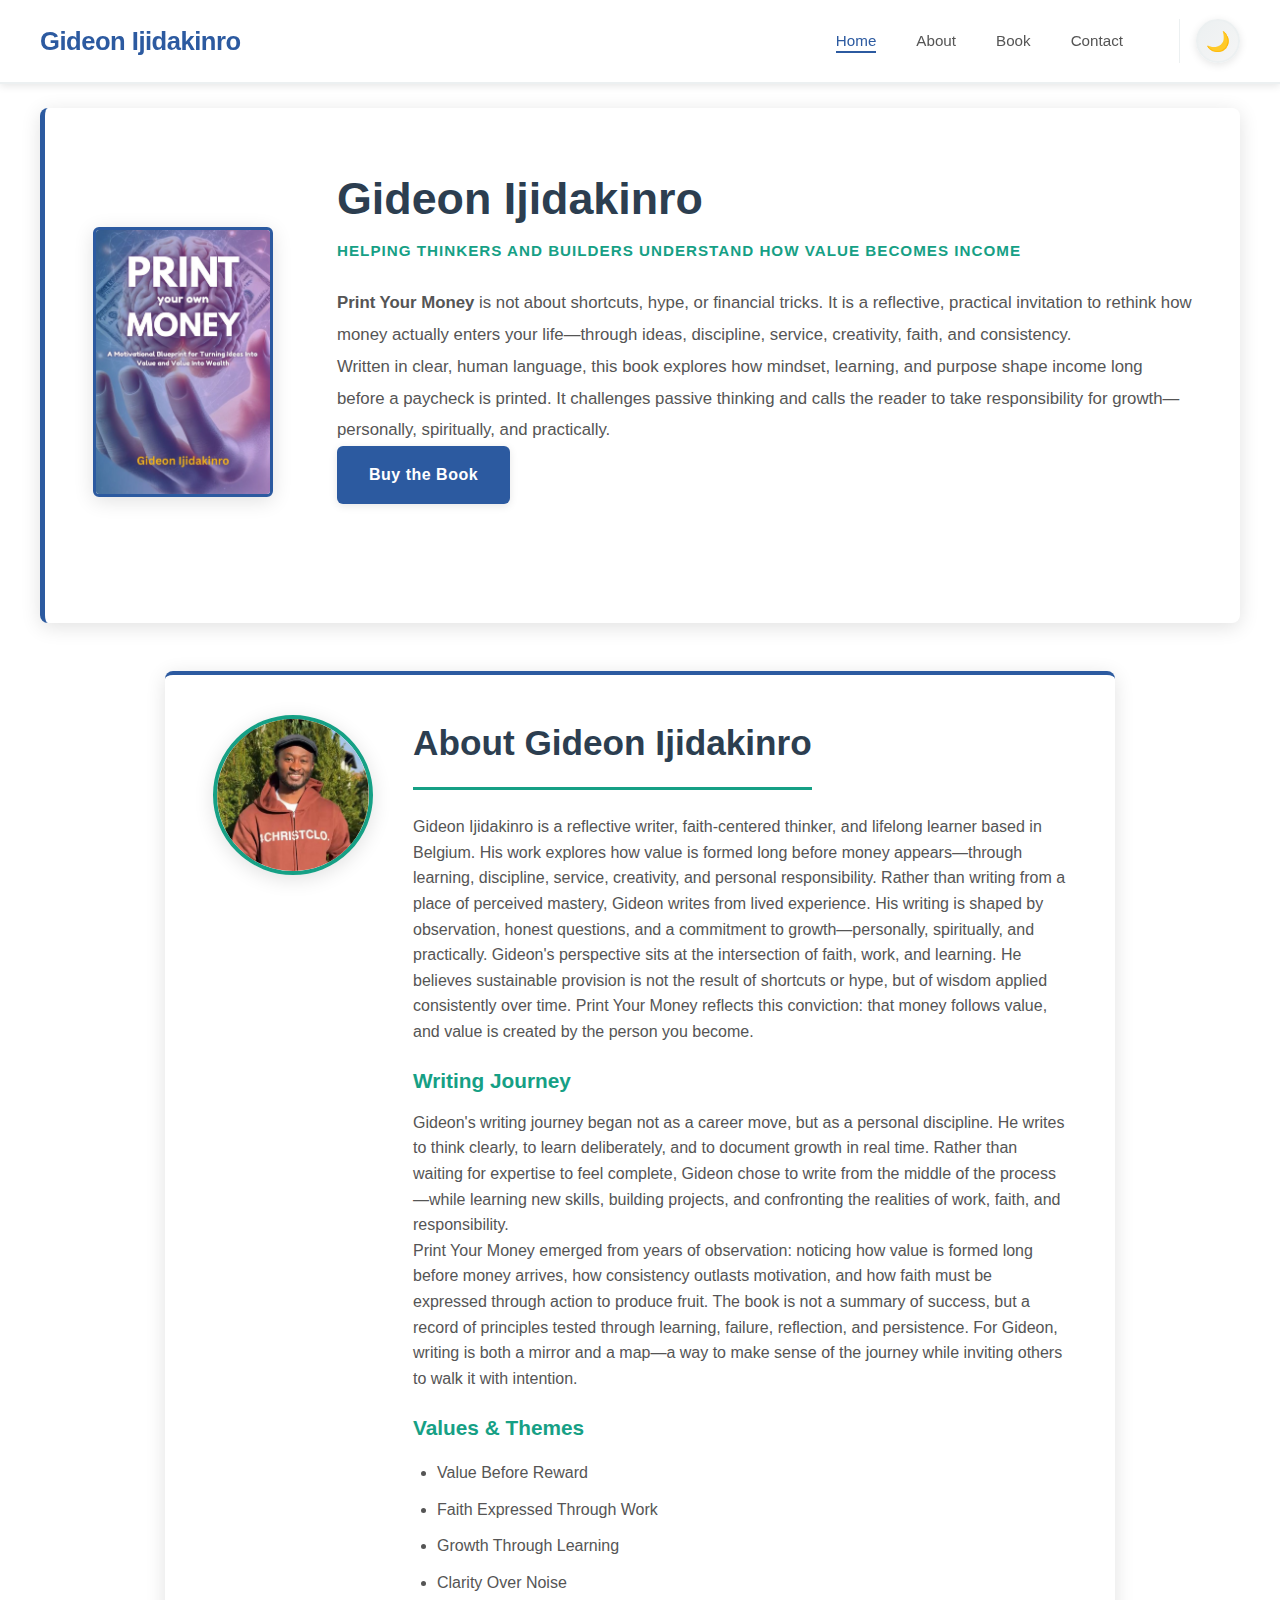
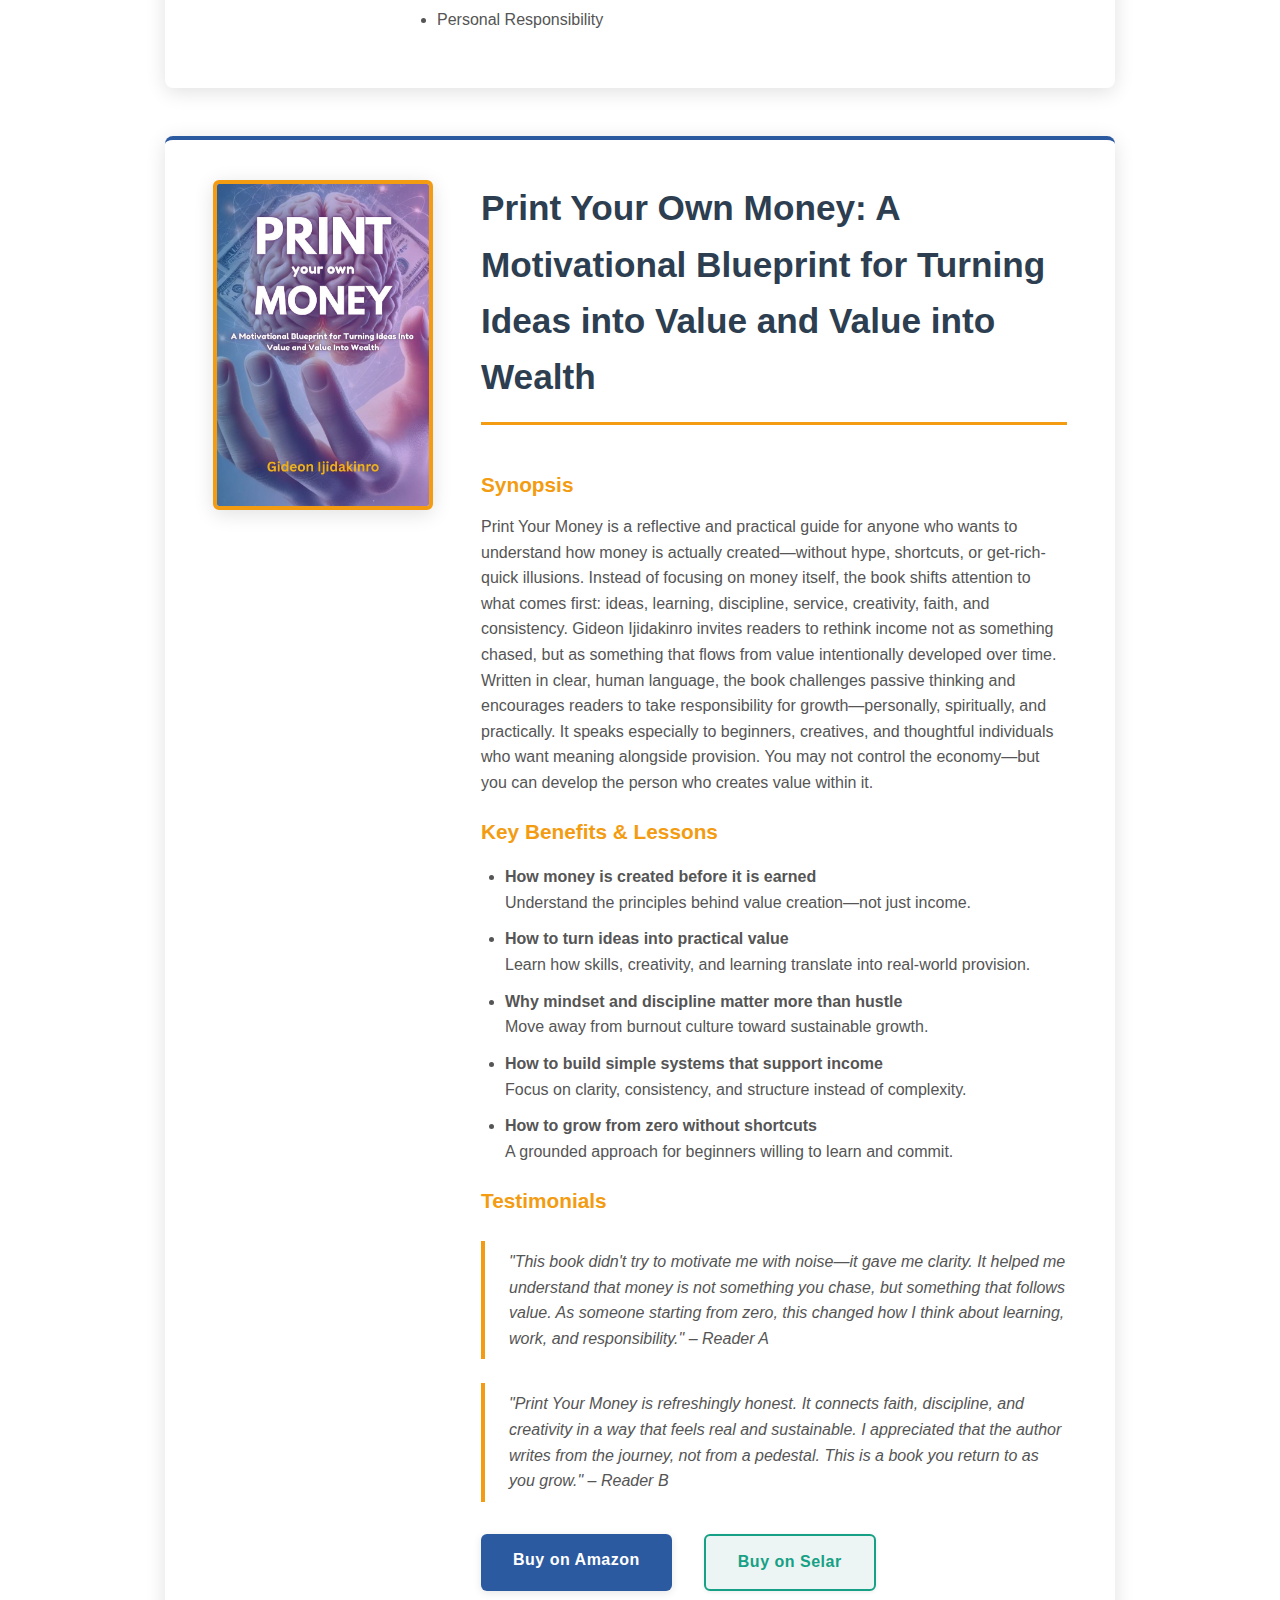
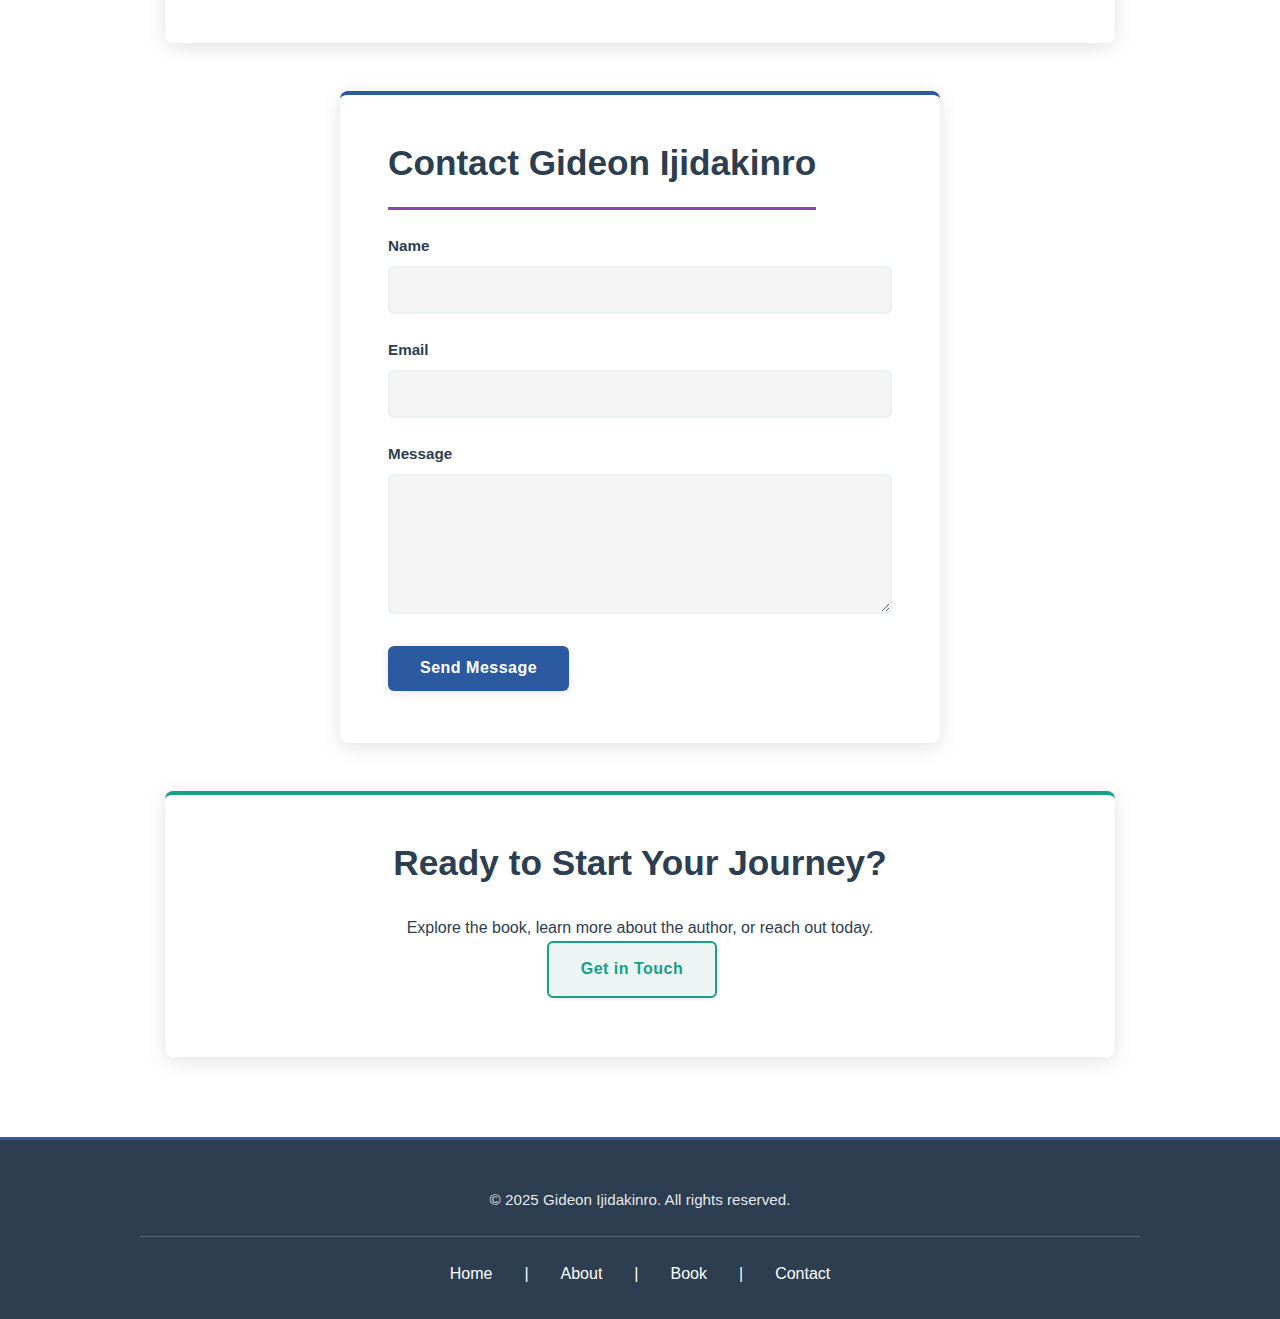
<file: index.html>
<!-- /author-website/index.html -->
<!doctype html>
<html lang="en">
  <head>
    <meta charset="UTF-8" />
    <title>Gideon Ijidakinro | Author & Book</title>
    <meta
      name="description"
      content="Discover Gideon Ijidakinro's latest book. Professional author website with book details, biography, and contact form."
    />
    <meta name="viewport" content="width=device-width, initial-scale=1.0" />
    <link rel="stylesheet" href="css/style.css" />
  </head>
  <body>
    <!-- Navigation Bar -->
    <header>
      <nav class="navbar">
        <a href="#home" class="nav-logo">Gideon Ijidakinro</a>
        <div class="hamburger" id="hamburger">
          <span></span>
          <span></span>
          <span></span>
        </div>
        <ul class="nav-links" id="navLinks">
          <li><a href="#home" class="active">Home</a></li>
          <li><a href="#about">About</a></li>
          <li><a href="#book">Book</a></li>
          <li><a href="#contact">Contact</a></li>
          <li class="dark-mode-toggle">
            <button
              id="darkModeBtn"
              class="dark-mode-btn"
              title="Toggle Dark Mode"
            >
              🌙
            </button>
          </li>
        </ul>
      </nav>
    </header>

    <!-- Main Content -->
    <main>
      <!-- Hero / Home Section -->
      <section id="home" class="hero hero-row">
        <div class="hero-image-col">
          <img
            src="images/Print Money.jpeg"
            alt="Book Cover"
            class="book-cover hero-book-img"
          />
        </div>
        <div class="hero-content-col">
          <h1>Gideon Ijidakinro</h1>
          <p class="tagline">
            Helping thinkers and builders understand how value becomes income
          </p>
          <div class="book-desc">
            <p>
              <strong>Print Your Money</strong> is not about shortcuts, hype, or
              financial tricks. It is a reflective, practical invitation to
              rethink how money actually enters your life—through ideas,
              discipline, service, creativity, faith, and consistency.
            </p>
            <p>
              Written in clear, human language, this book explores how mindset,
              learning, and purpose shape income long before a paycheck is
              printed. It challenges passive thinking and calls the reader to
              take responsibility for growth—personally, spiritually, and
              practically.
            </p>
            <a href="#book" class="btn-primary">Buy the Book</a>
          </div>
        </div>
      </section>

      <!-- About Section -->
      <section id="about" class="about-author">
        <img
          src="images/gideon.jpeg"
          alt="Gideon Ijidakinro Photo"
          class="author-photo"
        />
        <div class="bio">
          <h1>About Gideon Ijidakinro</h1>
          <p>
            Gideon Ijidakinro is a reflective writer, faith-centered thinker,
            and lifelong learner based in Belgium. His work explores how value
            is formed long before money appears—through learning, discipline,
            service, creativity, and personal responsibility. Rather than
            writing from a place of perceived mastery, Gideon writes from lived
            experience. His writing is shaped by observation, honest questions,
            and a commitment to growth—personally, spiritually, and practically.
            Gideon's perspective sits at the intersection of faith, work, and
            learning. He believes sustainable provision is not the result of
            shortcuts or hype, but of wisdom applied consistently over time.
            Print Your Money reflects this conviction: that money follows value,
            and value is created by the person you become.
          </p>
          <h2>Writing Journey</h2>
          <p>
            Gideon's writing journey began not as a career move, but as a
            personal discipline. He writes to think clearly, to learn
            deliberately, and to document growth in real time. Rather than
            waiting for expertise to feel complete, Gideon chose to write from
            the middle of the process—while learning new skills, building
            projects, and confronting the realities of work, faith, and
            responsibility.
            <br />
            Print Your Money emerged from years of observation: noticing how
            value is formed long before money arrives, how consistency outlasts
            motivation, and how faith must be expressed through action to
            produce fruit. The book is not a summary of success, but a record of
            principles tested through learning, failure, reflection, and
            persistence. For Gideon, writing is both a mirror and a map—a way to
            make sense of the journey while inviting others to walk it with
            intention.
          </p>
          <h2>Values & Themes</h2>
          <ul>
            <li>Value Before Reward</li>
            <li>Faith Expressed Through Work</li>
            <li>Growth Through Learning</li>
            <li>Clarity Over Noise</li>
            <li>Personal Responsibility</li>
          </ul>
        </div>
      </section>

      <!-- Book Section -->
      <section id="book" class="book-details">
        <div class="book-cover-large">
          <img src="images/Print Money.jpeg" alt="Book Cover Large" />
        </div>
        <div class="book-info">
          <h1>
            Print Your Own Money: A Motivational Blueprint for Turning Ideas
            into Value and Value into Wealth
          </h1>
          <h2>Synopsis</h2>
          <p>
            Print Your Money is a reflective and practical guide for anyone who
            wants to understand how money is actually created—without hype,
            shortcuts, or get-rich-quick illusions. Instead of focusing on money
            itself, the book shifts attention to what comes first: ideas,
            learning, discipline, service, creativity, faith, and consistency.
            Gideon Ijidakinro invites readers to rethink income not as something
            chased, but as something that flows from value intentionally
            developed over time.
          </p>
          <p>
            Written in clear, human language, the book challenges passive
            thinking and encourages readers to take responsibility for
            growth—personally, spiritually, and practically. It speaks
            especially to beginners, creatives, and thoughtful individuals who
            want meaning alongside provision. You may not control the
            economy—but you can develop the person who creates value within it.
          </p>
          <h2>Key Benefits & Lessons</h2>
          <ul>
            <li>
              <b>How money is created before it is earned</b> <br />
              Understand the principles behind value creation—not just income.
            </li>
            <li>
              <b>How to turn ideas into practical value</b> <br />
              Learn how skills, creativity, and learning translate into
              real-world provision.
            </li>
            <li>
              <b>Why mindset and discipline matter more than hustle</b> <br />
              Move away from burnout culture toward sustainable growth.
            </li>
            <li>
              <b>How to build simple systems that support income</b> <br />
              Focus on clarity, consistency, and structure instead of
              complexity.
            </li>
            <li>
              <b>How to grow from zero without shortcuts</b> <br />
              A grounded approach for beginners willing to learn and commit.
            </li>
          </ul>
          <h2>Testimonials</h2>
          <blockquote>
            "This book didn't try to motivate me with noise—it gave me clarity.
            It helped me understand that money is not something you chase, but
            something that follows value. As someone starting from zero, this
            changed how I think about learning, work, and responsibility." –
            Reader A
          </blockquote>
          <blockquote>
            "Print Your Money is refreshingly honest. It connects faith,
            discipline, and creativity in a way that feels real and sustainable.
            I appreciated that the author writes from the journey, not from a
            pedestal. This is a book you return to as you grow." – Reader B
          </blockquote>
          <div class="purchase-buttons">
            <a
              href="https://www.amazon.com/dp/B0GD8VPJJK"
              target="_blank"
              class="btn-primary"
              >Buy on Amazon</a
            >
            <a
              href="https://selar.com/91zf696919"
              target="_blank"
              class="btn-secondary"
              >Buy on Selar</a
            >
          </div>
        </div>
      </section>

      <!-- Contact Section -->
      <section id="contact" class="contact-section">
        <h1>Contact Gideon Ijidakinro</h1>
        <form
          id="contactForm"
          action="https://formsubmit.co/ijidakinrogideon@gmail.com"
          method="POST"
        >
          <!-- Formsubmit hidden fields -->
          <input
            type="hidden"
            name="_next"
            value="https://yourdomain.com/?success=1"
          />
          <input type="hidden" name="_captcha" value="false" />
          <div class="form-group">
            <label for="name">Name</label>
            <input
              type="text"
              id="name"
              name="name"
              required
              autocomplete="name"
            />
          </div>
          <div class="form-group">
            <label for="email">Email</label>
            <input
              type="email"
              id="email"
              name="email"
              required
              autocomplete="email"
            />
          </div>
          <div class="form-group">
            <label for="message">Message</label>
            <textarea id="message" name="message" rows="5" required></textarea>
          </div>
          <button type="submit" class="btn-primary">Send Message</button>
          <div id="formSuccess" class="form-success" style="display: none">
            Thank you for your message! Gideon will get back to you soon.
          </div>
        </form>
      </section>

      <!-- CTA Section -->
      <section class="cta">
        <h2>Ready to Start Your Journey?</h2>
        <p>
          Explore the book, learn more about the author, or reach out today.
        </p>
        <a href="#contact" class="btn-secondary">Get in Touch</a>
      </section>
    </main>

    <!-- Footer -->
    <footer>
      <div class="footer-content">
        <p>&copy; 2025 Gideon Ijidakinro. All rights reserved.</p>
        <nav>
          <a href="#home">Home</a> | <a href="#about">About</a> |
          <a href="#book">Book</a> |
          <a href="#contact">Contact</a>
        </nav>
      </div>
    </footer>
    <script src="js/main.js"></script>
  </body>
</html>
</file>
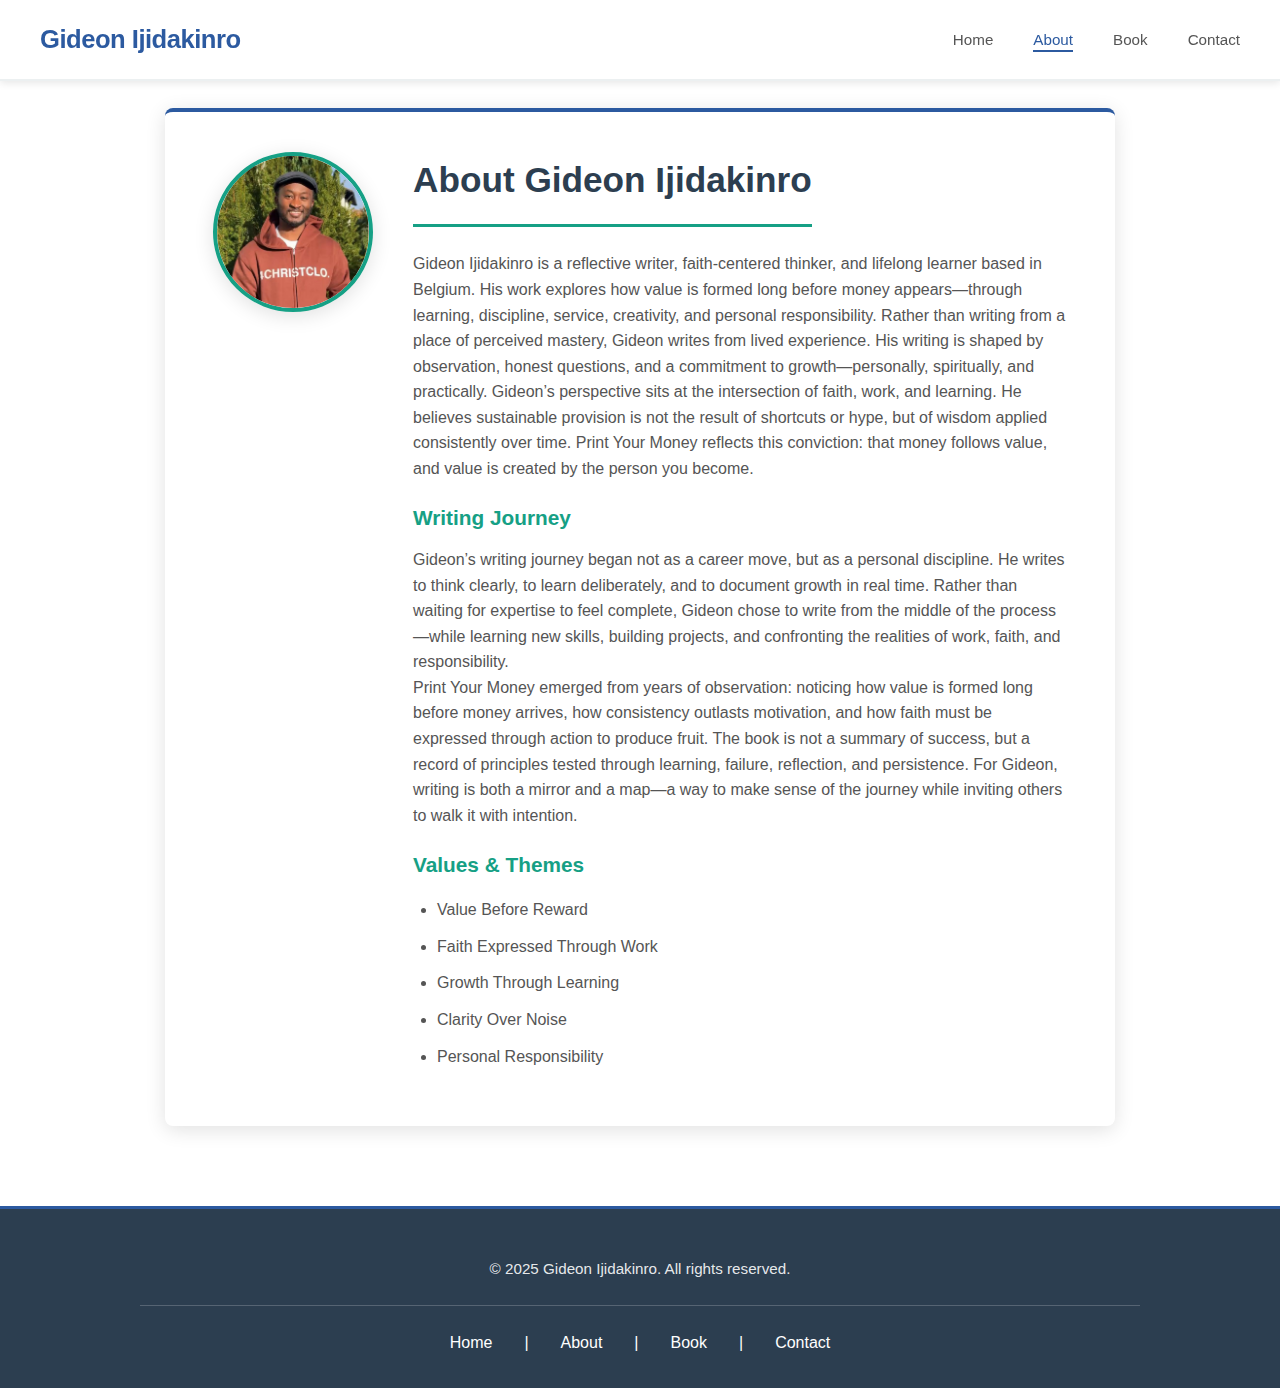
<file: about.html>
<!-- /author-website/about.html -->
<!DOCTYPE html>
<html lang="en">
  <head>
    <meta charset="UTF-8" />
    <title>About Gideon Ijidakinro | Author</title>
    <meta
      name="description"
      content="Learn more about Gideon Ijidakinro, his writing journey, biography, and values."
    />
    <meta name="viewport" content="width=device-width, initial-scale=1.0" />
    <link rel="stylesheet" href="css/style.css" />
  </head>
  <body>
    <!-- Navigation Bar -->
    <header>
      <nav class="navbar">
        <a href="index.html" class="nav-logo">Gideon Ijidakinro</a>
        <ul class="nav-links">
          <li><a href="index.html">Home</a></li>
          <li><a href="about.html" class="active">About</a></li>
          <li><a href="book.html">Book</a></li>
          <li><a href="contact.html">Contact</a></li>
        </ul>
      </nav>
    </header>

    <!-- Main Content -->
    <main>
      <section class="about-author">
        <img
          src="images/gideon.jpeg"
          alt="Gideon Ijidakinro Photo"
          class="author-photo"
        />
        <div class="bio">
          <h1>About Gideon Ijidakinro</h1>
          <p>
            Gideon Ijidakinro is a reflective writer, faith-centered thinker,
            and lifelong learner based in Belgium. His work explores how value
            is formed long before money appears—through learning, discipline,
            service, creativity, and personal responsibility. Rather than
            writing from a place of perceived mastery, Gideon writes from lived
            experience. His writing is shaped by observation, honest questions,
            and a commitment to growth—personally, spiritually, and practically.
            Gideon’s perspective sits at the intersection of faith, work, and
            learning. He believes sustainable provision is not the result of
            shortcuts or hype, but of wisdom applied consistently over time.
            Print Your Money reflects this conviction: that money follows value,
            and value is created by the person you become.
          </p>
          <h2>Writing Journey</h2>
          <p>
            Gideon’s writing journey began not as a career move, but as a
            personal discipline. He writes to think clearly, to learn
            deliberately, and to document growth in real time. Rather than
            waiting for expertise to feel complete, Gideon chose to write from
            the middle of the process—while learning new skills, building
            projects, and confronting the realities of work, faith, and
            responsibility. 
            <br>
            Print Your Money emerged from years of observation:
            noticing how value is formed long before money arrives, how
            consistency outlasts motivation, and how faith must be expressed
            through action to produce fruit. The book is not a summary of
            success, but a record of principles tested through learning,
            failure, reflection, and persistence. For Gideon, writing is both a
            mirror and a map—a way to make sense of the journey while inviting
            others to walk it with intention.
          </p>
          <h2>Values & Themes</h2>
          <ul>
            <li>Value Before Reward</li>
            <li>Faith Expressed Through Work</li>
            <li>Growth Through Learning</li>
            <li>Clarity Over Noise</li>
            <li>Personal Responsibility</li>
          </ul>
        </div>
      </section>
    </main>

    <!-- Footer -->
    <footer>
      <div class="footer-content">
        <p>&copy; 2025 Gideon Ijidakinro. All rights reserved.</p>
        <nav>
          <a href="index.html">Home</a> | <a href="about.html">About</a> |
          <a href="book.html">Book</a> |
          <a href="contact.html">Contact</a>
        </nav>
      </div>
    </footer>
    <script src="js/main.js"></script>
  </body>
</html>
</file>
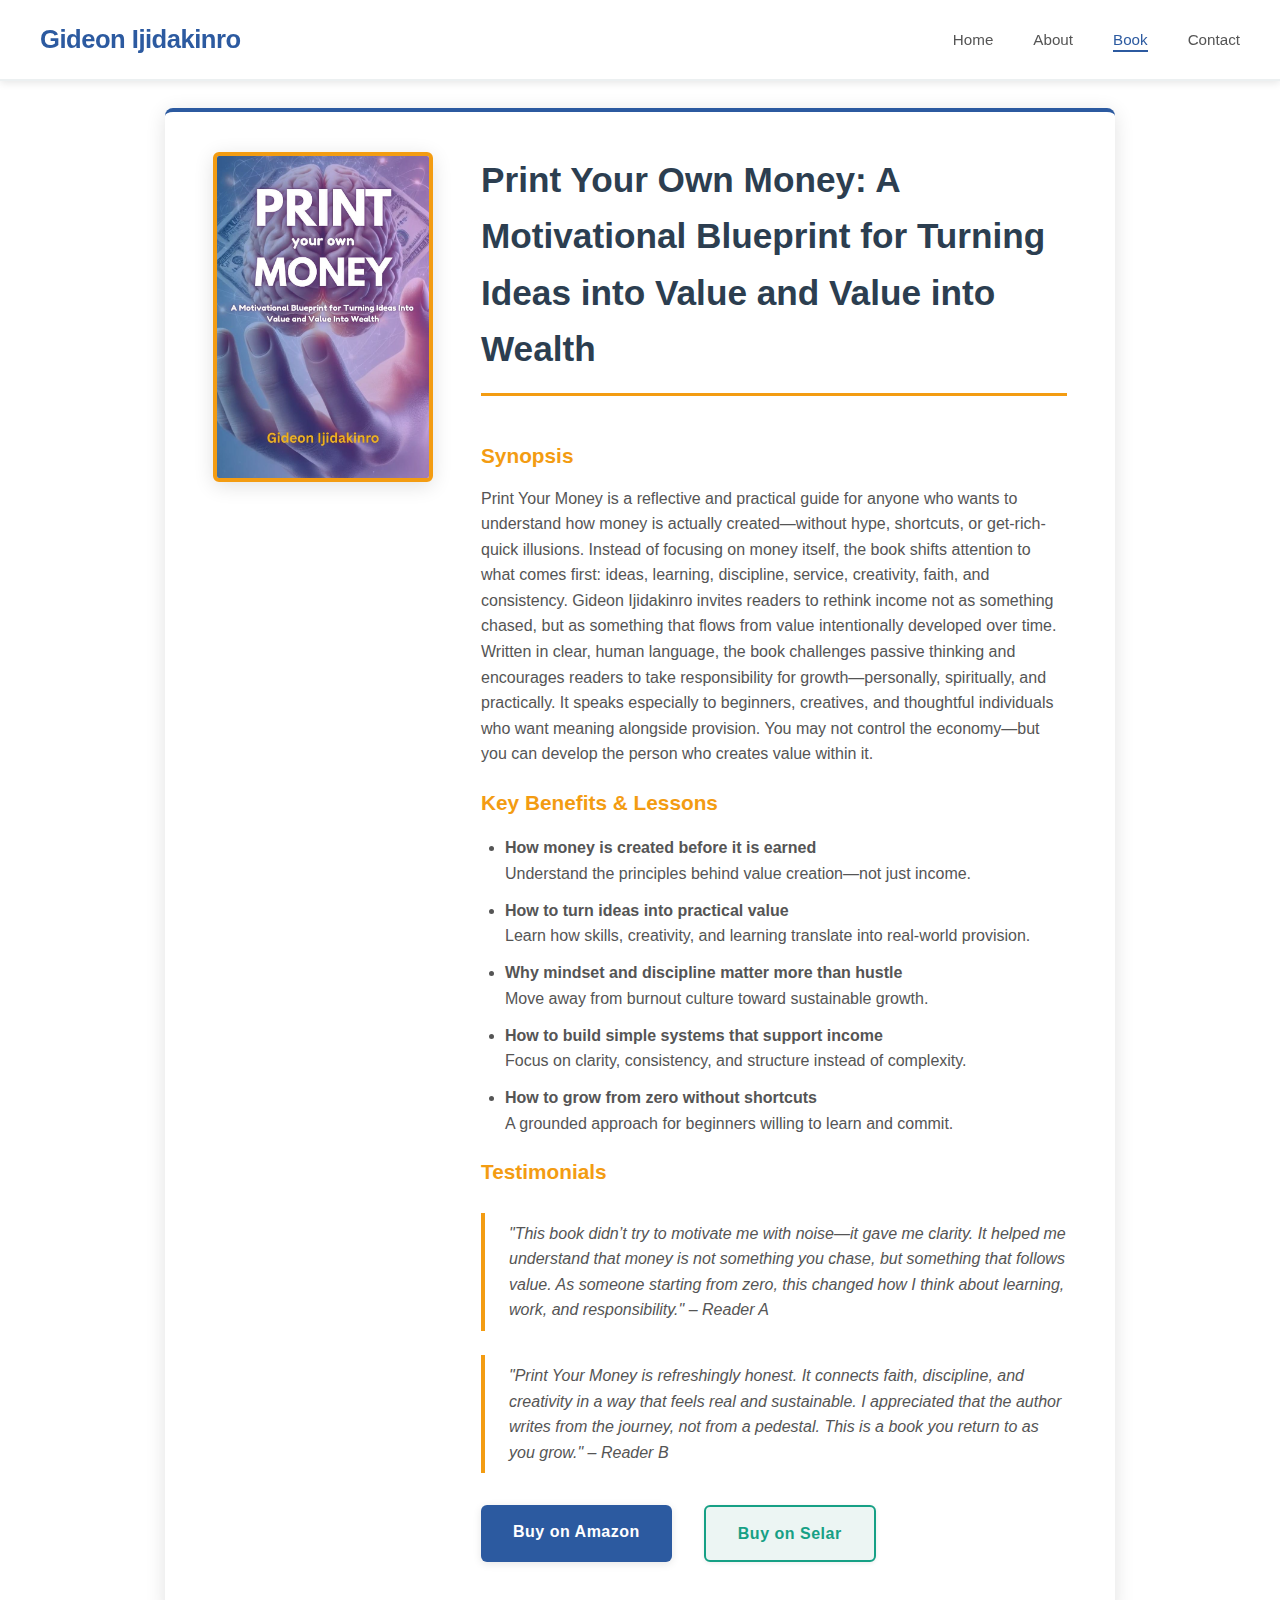
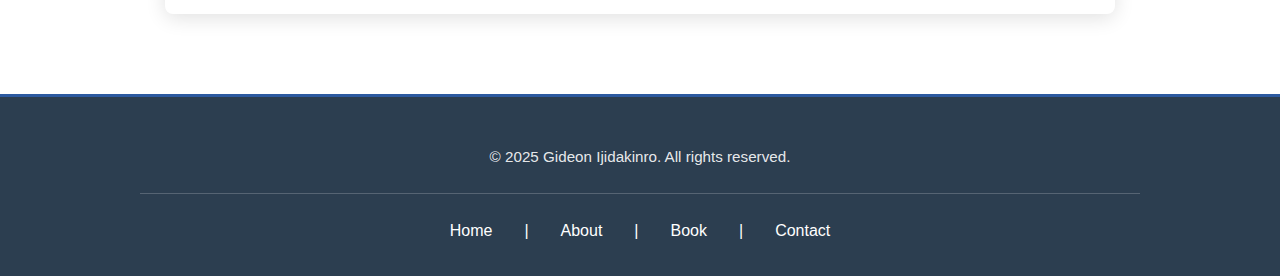
<file: book.html>
<!-- /author-website/book.html -->
<!DOCTYPE html>
<html lang="en">
  <head>
    <meta charset="UTF-8" />
    <title>Book Details | Gideon Ijidakinro</title>
    <meta
      name="description"
      content="Full details of Jane Doe's latest book. Synopsis, benefits, testimonials, and purchase links."
    />
    <meta name="viewport" content="width=device-width, initial-scale=1.0" />
    <link rel="stylesheet" href="css/style.css" />
  </head>
  <body>
    <!-- Navigation Bar -->
    <header>
      <nav class="navbar">
        <a href="index.html" class="nav-logo">Gideon Ijidakinro</a>
        <ul class="nav-links">
          <li><a href="index.html">Home</a></li>
          <li><a href="about.html">About</a></li>
          <li><a href="book.html" class="active">Book</a></li>
          <li><a href="contact.html">Contact</a></li>
        </ul>
      </nav>
    </header>

    <!-- Main Content -->
    <main>
      <section class="book-details">
        <div class="book-cover-large">
          <img src="images/Print Money.jpeg" alt="Book Cover Large" />
        </div>
        <div class="book-info">
          <h1>
            Print Your Own Money: A Motivational Blueprint for Turning Ideas
            into Value and Value into Wealth
          </h1>
          <h2>Synopsis</h2>
          <p>
            Print Your Money is a reflective and practical guide for anyone who
            wants to understand how money is actually created—without hype,
            shortcuts, or get-rich-quick illusions. Instead of focusing on money
            itself, the book shifts attention to what comes first: ideas,
            learning, discipline, service, creativity, faith, and consistency.
            Gideon Ijidakinro invites readers to rethink income not as something
            chased, but as something that flows from value intentionally
            developed over time.
          </p>
          <p>
            Written in clear, human language, the book challenges passive
            thinking and encourages readers to take responsibility for
            growth—personally, spiritually, and practically. It speaks
            especially to beginners, creatives, and thoughtful individuals who
            want meaning alongside provision. You may not control the
            economy—but you can develop the person who creates value within it.
          </p>
          <h2>Key Benefits & Lessons</h2>
          <ul>
            <li>
              <b>How money is created before it is earned</b> <br />
              Understand the principles behind value creation—not just income.
            </li>
            <li>
              <b>How to turn ideas into practical value</b> <br />
              Learn how skills, creativity, and learning translate into
              real-world provision.
            </li>
            <li>
              <b>Why mindset and discipline matter more than hustle</b> <br />
              Move away from burnout culture toward sustainable growth.
            </li>
            <li>
              <b>How to build simple systems that support income</b> <br />
              Focus on clarity, consistency, and structure instead of
              complexity.
            </li>
            <li>
              <b>How to grow from zero without shortcuts</b> <br />
              A grounded approach for beginners willing to learn and commit.
            </li>
          </ul>
          <h2>Testimonials</h2>
          <blockquote>
            "This book didn’t try to motivate me with noise—it gave me clarity.
            It helped me understand that money is not something you chase, but
            something that follows value. As someone starting from zero, this
            changed how I think about learning, work, and responsibility." –
            Reader A
          </blockquote>
          <blockquote>
            "Print Your Money is refreshingly honest. It connects faith,
            discipline, and creativity in a way that feels real and sustainable.
            I appreciated that the author writes from the journey, not from a
            pedestal. This is a book you return to as you grow." – Reader B
          </blockquote>
          <div class="purchase-buttons">
            <a
              href="https://www.amazon.com/dp/B0GD8VPJJK"
              target="_blank"
              class="btn-primary"
              >Buy on Amazon</a
            >
            <a
              href="https://selar.com/91zf696919"
              target="_blank"
              class="btn-secondary"
              >Buy on Selar</a
            >
          </div>
        </div>
      </section>
    </main>

    <!-- Footer -->
    <footer>
      <div class="footer-content">
        <p>&copy; 2025 Gideon Ijidakinro. All rights reserved.</p>
        <nav>
          <a href="index.html">Home</a> | <a href="about.html">About</a> |
          <a href="book.html">Book</a> |
          <a href="contact.html">Contact</a>
        </nav>
      </div>
    </footer>
    <script src="js/main.js"></script>
  </body>
</html>
</file>
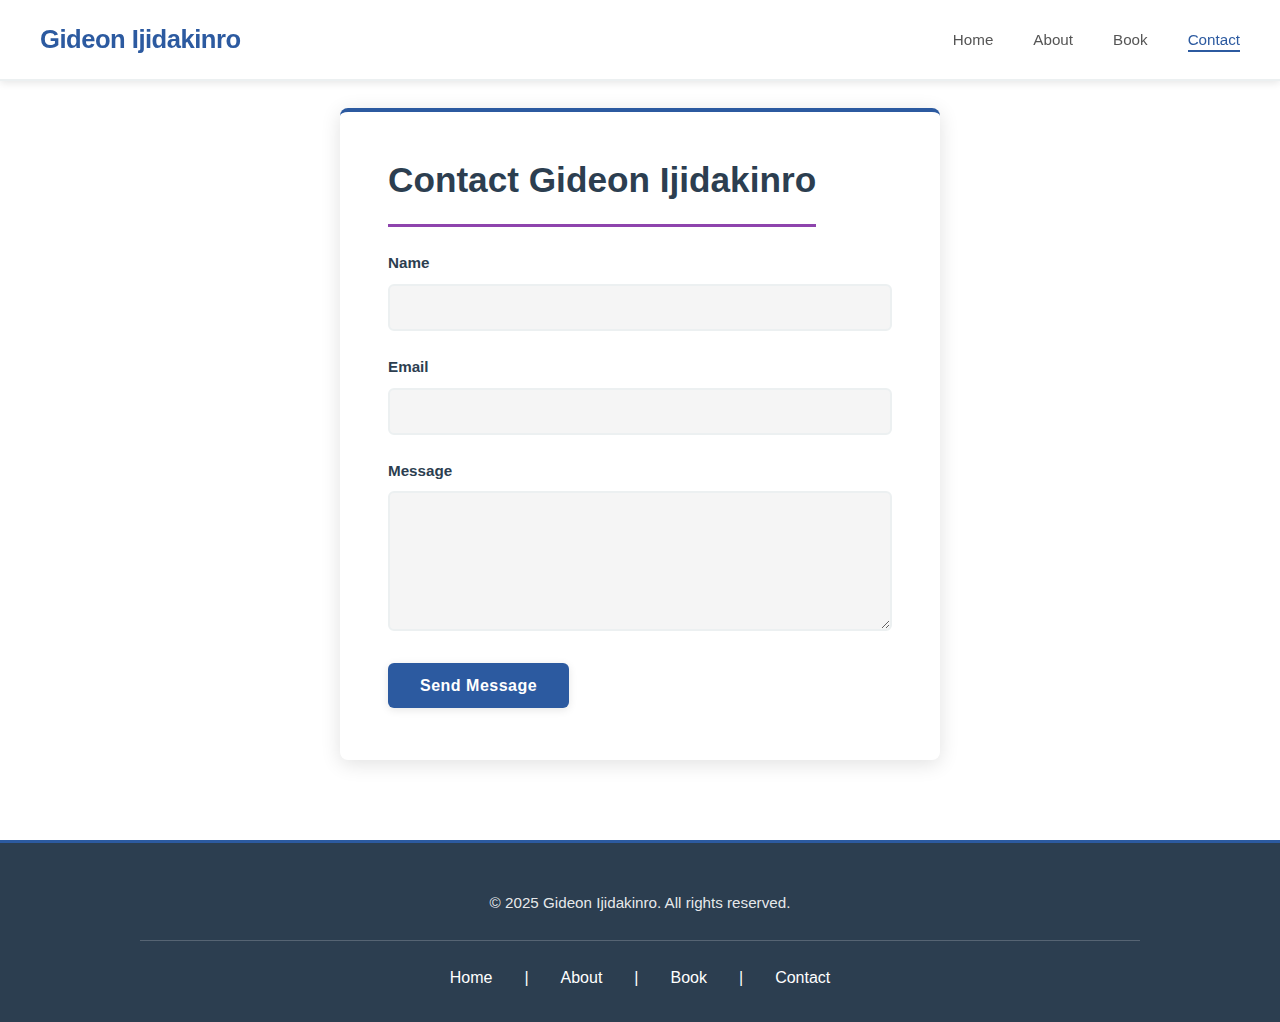
<file: contact.html>
<!-- /author-website/contact.html -->
<!DOCTYPE html>
<html lang="en">
  <head>
    <meta charset="UTF-8" />
    <title>Contact Gideon Ijidakinro | Author</title>
    <meta
      name="description"
      content="Contact Gideon Ijidakinro. Send a message, request media, or connect with the author."
    />
    <meta name="viewport" content="width=device-width, initial-scale=1.0" />
    <link rel="stylesheet" href="css/style.css" />
  </head>
  <body>
    <!-- Navigation Bar -->
    <header>
      <nav class="navbar">
        <a href="index.html" class="nav-logo">Gideon Ijidakinro</a>
        <ul class="nav-links">
          <li><a href="index.html">Home</a></li>
          <li><a href="about.html">About</a></li>
          <li><a href="book.html">Book</a></li>
          <li><a href="contact.html" class="active">Contact</a></li>
        </ul>
      </nav>
    </header>

    <!-- Main Content -->
    <main>
      <section class="contact-section">
        <h1>Contact Gideon Ijidakinro</h1>
        <form
          id="contactForm"
          action="https://formsubmit.co/ijidakinrogideon@gmail.com"
          method="POST"
        >
          <!-- Formsubmit hidden fields -->
          <input
            type="hidden"
            name="_next"
            value="https://yourdomain.com/contact.html?success=1"
          />
          <input type="hidden" name="_captcha" value="false" />
          <div class="form-group">
            <label for="name">Name</label>
            <input
              type="text"
              id="name"
              name="name"
              required
              autocomplete="name"
            />
          </div>
          <div class="form-group">
            <label for="email">Email</label>
            <input
              type="email"
              id="email"
              name="email"
              required
              autocomplete="email"
            />
          </div>
          <div class="form-group">
            <label for="message">Message</label>
            <textarea id="message" name="message" rows="5" required></textarea>
          </div>
          <button type="submit" class="btn-primary">Send Message</button>
          <div id="formSuccess" class="form-success" style="display: none">
            Thank you for your message! Gideon will get back to you soon.
          </div>
        </form>
      </section>
    </main>

    <!-- Footer -->
    <footer>
      <div class="footer-content">
        <p>&copy; 2025 Gideon Ijidakinro. All rights reserved.</p>
        <nav>
          <a href="index.html">Home</a> | <a href="about.html">About</a> |
          <a href="book.html">Book</a> |
          <a href="contact.html">Contact</a>
        </nav>
      </div>
    </footer>
    <script src="js/main.js"></script>
  </body>
</html>
</file>
<file: css/style.css>
/* Author Website - Professional Modern Design */

:root {
  --blue-dark: #1a3a52;
  --blue-main: #2c5aa0;
  --blue-light: #e8f0f8;
  --teal-accent: #16a085;
  --teal-light: #ecf5f3;
  --coral-accent: #e74c3c;
  --gold-accent: #f39c12;
  --purple-accent: #8e44ad;
  --green-accent: #27ae60;
  --gray-dark: #2c3e50;
  --gray-text: #555555;
  --gray-light: #f5f5f5;
  --gray-lighter: #ecf0f1;
  --white: #ffffff;
  --shadow: 0 2px 8px rgba(0, 0, 0, 0.1);
  --shadow-lg: 0 4px 20px rgba(0, 0, 0, 0.12);
  --shadow-sm: 0 1px 4px rgba(0, 0, 0, 0.08);

  /* Light mode colors */
  --bg-primary: #ffffff;
  --bg-secondary: #f5f5f5;
  --text-primary: #2c3e50;
  --text-secondary: #555555;
  --border-color: #ecf0f1;
}

/* Dark mode */
html.dark-mode {
  --bg-primary: #1a1a2e;
  --bg-secondary: #0f3460;
  --text-primary: #ecf0f1;
  --text-secondary: #bdc3c7;
  --border-color: #2c3e50;
  --gray-light: #2c3e50;
  --gray-lighter: #34495e;
  --white: #1a1a2e;
}

* {
  margin: 0;
  padding: 0;
  box-sizing: border-box;
}

html,
body {
  font-family:
    -apple-system, BlinkMacSystemFont, "Segoe UI", "Roboto", "Oxygen", "Ubuntu",
    "Cantarell", "Fira Sans", "Droid Sans", "Helvetica Neue", sans-serif;
  color: var(--text-primary);
  background-color: var(--bg-primary);
  line-height: 1.6;
  transition:
    background-color 0.3s ease,
    color 0.3s ease;
}

body {
  padding-top: 60px;
}

/* Navigation */
.navbar {
  position: fixed;
  top: 0;
  left: 0;
  right: 0;
  background: var(--bg-primary);
  border-bottom: 2px solid var(--border-color);
  display: flex;
  justify-content: space-between;
  align-items: center;
  padding: 1.2rem 2.5rem;
  z-index: 1000;
  box-shadow: var(--shadow);
  transition: all 0.3s ease;
}

.nav-logo {
  font-size: 1.6rem;
  font-weight: 700;
  color: var(--blue-main);
  text-decoration: none;
  letter-spacing: -0.5px;
}

.nav-links {
  list-style: none;
  display: flex;
  gap: 2.5rem;
  align-items: center;
}

.nav-links a {
  color: var(--text-secondary);
  text-decoration: none;
  font-weight: 500;
  font-size: 0.95rem;
  transition: all 0.3s ease;
  position: relative;
  padding-bottom: 0.25rem;
}

.nav-links a::after {
  content: "";
  position: absolute;
  bottom: 0;
  left: 0;
  width: 0;
  height: 2px;
  background: var(--blue-main);
  transition: width 0.3s ease;
}

.nav-links a:hover::after,
.nav-links a.active::after {
  width: 100%;
}

.nav-links a:hover,
.nav-links a.active {
  color: var(--blue-main);
}

/* Dark Mode Button */
.dark-mode-toggle {
  margin-left: 1rem;
  padding-left: 1rem;
  border-left: 1px solid var(--border-color);
  z-index: 1001;
}

.dark-mode-btn {
  background: linear-gradient(
    135deg,
    var(--gray-lighter) 0%,
    var(--bg-secondary) 100%
  );
  border: 2px solid var(--border-color);
  font-size: 1.2rem;
  cursor: pointer;
  padding: 0.5rem;
  width: 44px;
  height: 44px;
  display: flex;
  align-items: center;
  justify-content: center;
  border-radius: 50%;
  transition: all 0.3s cubic-bezier(0.34, 1.56, 0.64, 1);
  box-shadow: 0 2px 8px rgba(0, 0, 0, 0.1);
  position: relative;
  overflow: hidden;
  z-index: 1001;
}

.dark-mode-btn::before {
  content: "🌙";
  position: absolute;
  font-size: 1.2rem;
  transition: all 0.3s ease;
  opacity: 1;
  transform: scale(1) rotate(0deg);
}

html.dark-mode .dark-mode-btn::before {
  content: "☀️";
  opacity: 1;
  transform: scale(1) rotate(180deg);
}

.dark-mode-btn:hover {
  transform: scale(1.1);
  box-shadow: 0 4px 16px rgba(44, 90, 160, 0.25);
  border-color: var(--blue-main);
}

html.dark-mode .dark-mode-btn {
  background: linear-gradient(135deg, #34495e 0%, #1a1a2e 100%);
  border-color: var(--blue-main);
}

html.dark-mode .dark-mode-btn:hover {
  box-shadow: 0 4px 16px rgba(44, 90, 160, 0.4);
}

/* Hamburger Menu */
.hamburger {
  display: none;
  flex-direction: column;
  cursor: pointer;
  gap: 0.4rem;
}

.hamburger span {
  width: 25px;
  height: 3px;
  background: var(--text-primary);
  border-radius: 2px;
  transition: all 0.3s ease;
}

.hamburger.active span:nth-child(1) {
  transform: rotate(45deg) translate(10px, 10px);
}

.hamburger.active span:nth-child(2) {
  opacity: 0;
}

.hamburger.active span:nth-child(3) {
  transform: rotate(-45deg) translate(7px, -7px);
}

/* Hero Section */
.hero {
  max-width: 1200px;
  margin: 3rem auto 2rem auto;
  padding: 4rem 3rem;
  background: var(--bg-primary);
  border-radius: 8px;
  box-shadow: var(--shadow-lg);
  display: flex;
  gap: 4rem;
  align-items: center;
  border-left: 5px solid var(--blue-main);
  transition: all 0.3s ease;
}

.hero-image-col {
  flex: 0 0 auto;
  position: relative;
}

.hero-book-img {
  width: 180px;
  height: 270px;
  object-fit: cover;
  border-radius: 6px;
  border: 3px solid var(--blue-main);
  box-shadow: var(--shadow-lg);
  transition: all 0.3s ease;
}

.hero-book-img:hover {
  transform: translateY(-6px);
  box-shadow: 0 8px 30px rgba(44, 90, 160, 0.2);
  border-color: var(--teal-accent);
}

.hero-content-col {
  flex: 1;
}

.hero h1 {
  font-size: 2.8rem;
  color: var(--text-primary);
  margin-bottom: 0.8rem;
  font-weight: 700;
  line-height: 1.2;
}

.hero h1 span {
  color: var(--blue-main);
}

.tagline {
  font-size: 1.2rem;
  color: var(--teal-accent);
  margin-bottom: 1.5rem;
  font-weight: 600;
  text-transform: uppercase;
  letter-spacing: 1px;
  font-size: 0.95rem;
}

.book-desc {
  color: var(--text-secondary);
  margin-bottom: 2rem;
  line-height: 1.9;
  font-size: 1.05rem;
}

/* Buttons */
.btn-primary,
.btn-secondary {
  display: inline-block;
  padding: 0.85rem 2rem;
  border: none;
  border-radius: 6px;
  cursor: pointer;
  text-decoration: none;
  font-weight: 600;
  transition: all 0.3s ease;
  font-size: 1rem;
  margin-right: 1rem;
  margin-bottom: 0.75rem;
  position: relative;
  overflow: hidden;
  letter-spacing: 0.5px;
}

.btn-primary {
  background: var(--blue-main);
  color: var(--white);
  box-shadow: var(--shadow);
}

.btn-primary:hover {
  background: var(--blue-dark);
  box-shadow: 0 6px 20px rgba(26, 58, 82, 0.25);
  transform: translateY(-2px);
}

.btn-secondary {
  background: var(--teal-light);
  color: var(--teal-accent);
  border: 2px solid var(--teal-accent);
  box-shadow: var(--shadow-sm);
}

.btn-secondary:hover {
  background: var(--teal-accent);
  color: var(--white);
  box-shadow: 0 6px 20px rgba(22, 160, 133, 0.25);
  transform: translateY(-2px);
}

/* Cards and Sections */
.cta,
.about-author,
.book-details,
.contact-section {
  max-width: 950px;
  margin: 3rem auto;
  padding: 2.5rem 3rem;
  background: var(--bg-primary);
  border-radius: 8px;
  box-shadow: var(--shadow-lg);
  border-top: 4px solid var(--blue-main);
  transition: all 0.3s ease;
}

.cta {
  text-align: center;
  border-top-color: var(--teal-accent);
}

.cta:hover {
  box-shadow: 0 6px 25px rgba(0, 0, 0, 0.12);
}

.cta h2,
.about-author h1,
.book-details h1,
.contact-section h1 {
  color: var(--text-primary);
  font-size: 2.2rem;
  margin-bottom: 1.5rem;
  font-weight: 700;
}

.about-author h1 {
  border-bottom: 3px solid var(--teal-accent);
  padding-bottom: 1rem;
  display: inline-block;
}

.book-details h1 {
  border-bottom: 3px solid var(--gold-accent);
  padding-bottom: 1rem;
  display: inline-block;
}

.contact-section h1 {
  border-bottom: 3px solid var(--purple-accent);
  padding-bottom: 1rem;
  display: inline-block;
}

/* About Author */
.about-author {
  display: flex;
  gap: 2.5rem;
  align-items: flex-start;
}

.author-photo {
  width: 160px;
  height: 160px;
  border-radius: 50%;
  object-fit: cover;
  border: 4px solid var(--teal-accent);
  flex-shrink: 0;
  box-shadow: var(--shadow-lg);
  transition: all 0.3s ease;
}

.author-photo:hover {
  transform: scale(1.05);
  border-color: var(--blue-main);
}

.bio {
  flex: 1;
  color: var(--text-secondary);
}

.bio h2 {
  color: var(--teal-accent);
  font-size: 1.3rem;
  margin-top: 1.2rem;
  margin-bottom: 0.8rem;
  font-weight: 600;
}

.bio ul {
  padding-left: 1.5rem;
  margin: 1rem 0;
}

.bio li {
  margin-bottom: 0.7rem;
  color: var(--text-secondary);
}

/* Book Details */
.book-details {
  display: flex;
  gap: 3rem;
  align-items: flex-start;
}

.book-cover-large {
  flex-shrink: 0;
  position: relative;
}

.book-cover-large img {
  width: 220px;
  height: 330px;
  object-fit: cover;
  border-radius: 6px;
  border: 4px solid var(--gold-accent);
  box-shadow: var(--shadow-lg);
  transition: all 0.3s ease;
}

.book-cover-large img:hover {
  transform: translateY(-8px);
  box-shadow: 0 12px 35px rgba(243, 156, 18, 0.25);
  border-color: var(--blue-main);
}

.book-info {
  flex: 1;
  color: var(--text-secondary);
}

.book-info h2 {
  color: var(--gold-accent);
  font-size: 1.3rem;
  margin-top: 1.2rem;
  margin-bottom: 0.8rem;
  font-weight: 600;
}

.book-info ul {
  padding-left: 1.5rem;
  margin: 1rem 0;
}

.book-info li {
  margin-bottom: 0.7rem;
  color: var(--text-secondary);
}

.book-info blockquote {
  font-style: italic;
  color: var(--text-secondary);
  border-left: 4px solid var(--gold-accent);
  padding-left: 1.5rem;
  margin: 1.5rem 0;
  padding-top: 0.5rem;
  padding-bottom: 0.5rem;
}

.purchase-buttons {
  margin-top: 2rem;
  display: flex;
  gap: 1rem;
  flex-wrap: wrap;
}

/* Contact Page */
.contact-section {
  max-width: 600px;
}

.form-group {
  margin-bottom: 1.5rem;
}

label {
  display: block;
  margin-bottom: 0.5rem;
  color: var(--text-primary);
  font-weight: 600;
  font-size: 0.95rem;
}

input,
textarea {
  width: 100%;
  padding: 0.8rem 1rem;
  border: 2px solid var(--border-color);
  border-radius: 6px;
  font-family: inherit;
  font-size: 1rem;
  background: var(--bg-secondary);
  color: var(--text-primary);
  transition: all 0.3s ease;
}

input:focus,
textarea:focus {
  outline: none;
  border-color: var(--purple-accent);
  background: var(--bg-primary);
  box-shadow: 0 0 0 3px rgba(142, 68, 173, 0.1);
}

textarea {
  resize: vertical;
  min-height: 140px;
}

.form-success {
  text-align: center;
  color: var(--green-accent);
  padding: 1.2rem;
  margin-top: 1.5rem;
  background: #ecf5f3;
  border-radius: 6px;
  border-left: 4px solid var(--green-accent);
}

/* Footer */
footer {
  background: var(--gray-dark);
  color: var(--white);
  text-align: center;
  padding: 3rem 2rem 2rem 2rem;
  margin-top: 5rem;
  border-top: 3px solid var(--blue-main);
  transition: all 0.3s ease;
}

html.dark-mode footer {
  background: #151525;
}

.footer-content {
  max-width: 1000px;
  margin: 0 auto;
}

.footer-content p {
  margin-bottom: 1.5rem;
  color: rgba(255, 255, 255, 0.9);
  font-size: 0.95rem;
}

.footer-content nav {
  display: flex;
  justify-content: center;
  gap: 2rem;
  flex-wrap: wrap;
  margin-top: 1.5rem;
  padding-top: 1.5rem;
  border-top: 1px solid rgba(255, 255, 255, 0.2);
}

.footer-content nav a {
  color: var(--white);
  text-decoration: none;
  transition: all 0.3s ease;
  font-weight: 500;
}

.footer-content nav a:hover {
  color: var(--teal-accent);
}

/* Responsive */
@media (max-width: 900px) {
  .hero,
  .book-details,
  .about-author {
    flex-direction: column;
    align-items: center;
    text-align: center;
    gap: 2rem;
  }

  .hero-image-col {
    order: -1;
  }

  .book-details .book-cover-large img,
  .author-photo {
    border-radius: 6px;
    width: 100%;
    max-width: 280px;
  }

  .bio,
  .book-info {
    text-align: left;
  }

  .hero h1 {
    font-size: 2.3rem;
  }

  .cta h2,
  .about-author h1,
  .book-details h1,
  .contact-section h1 {
    font-size: 1.9rem;
  }
}

@media (max-width: 768px) {
  /* Show hamburger menu */
  .hamburger {
    display: flex;
  }

  /* Hide nav links by default, show when active */
  .nav-links {
    position: absolute;
    top: 60px;
    left: 0;
    right: 0;
    background: var(--bg-primary);
    flex-direction: column;
    gap: 0;
    padding: 1rem 2rem;
    border-bottom: 2px solid var(--border-color);
    max-height: 0;
    overflow: hidden;
    transition: max-height 0.3s ease;
  }

  .nav-links.active {
    max-height: 400px;
  }

  .nav-links li {
    padding: 1rem 0;
    border-bottom: 1px solid var(--border-color);
  }

  .nav-links li:last-child {
    border-bottom: none;
  }

  .dark-mode-toggle {
    position: fixed;
    top: 0.8rem;
    right: 4.2rem;
    margin-left: 0;
    padding-left: 0;
    border-left: none;
    border-bottom: none;
    z-index: 1001;
  }

  .dark-mode-btn {
    width: 32px;
    height: 32px;
    font-size: 0.8rem;
  }

  .nav-links a::after {
    display: none;
  }

  .nav-links a {
    padding: 0;
  }

  .nav-links a.active {
    color: var(--blue-main);
    font-weight: 600;
  }
}

@media (max-width: 600px) {
  body {
    padding-top: 50px;
  }

  .navbar {
    padding: 0.8rem 1.2rem;
  }

  .nav-logo {
    font-size: 1.3rem;
  }

  .nav-links {
    top: 50px !important;
  }

  .hero,
  .cta,
  .about-author,
  .book-details,
  .contact-section {
    padding: 2rem 1.5rem;
    margin: 2rem auto 1.5rem auto;
  }

  .hero {
    gap: 1.5rem;
  }

  .hero h1 {
    font-size: 1.8rem;
  }

  .tagline {
    font-size: 0.85rem;
  }

  .book-desc {
    font-size: 0.95rem;
  }

  .cta h2,
  .about-author h1,
  .book-details h1,
  .contact-section h1 {
    font-size: 1.5rem;
  }

  .hero-book-img {
    width: 130px;
    height: 195px;
  }

  .book-cover-large img {
    width: 160px;
    height: 240px;
  }

  .author-photo {
    width: 130px;
    height: 130px;
  }

  .btn-primary,
  .btn-secondary {
    padding: 0.7rem 1.5rem;
    font-size: 0.9rem;
    margin-right: 0.5rem;
  }

  .purchase-buttons {
    display: grid;
    gap: 0.75rem;
  }

  .purchase-buttons .btn-primary,
  .purchase-buttons .btn-secondary {
    width: 100%;
    margin-right: 0;
  }
}

.hidden {
  display: none !important;
}
</file>
